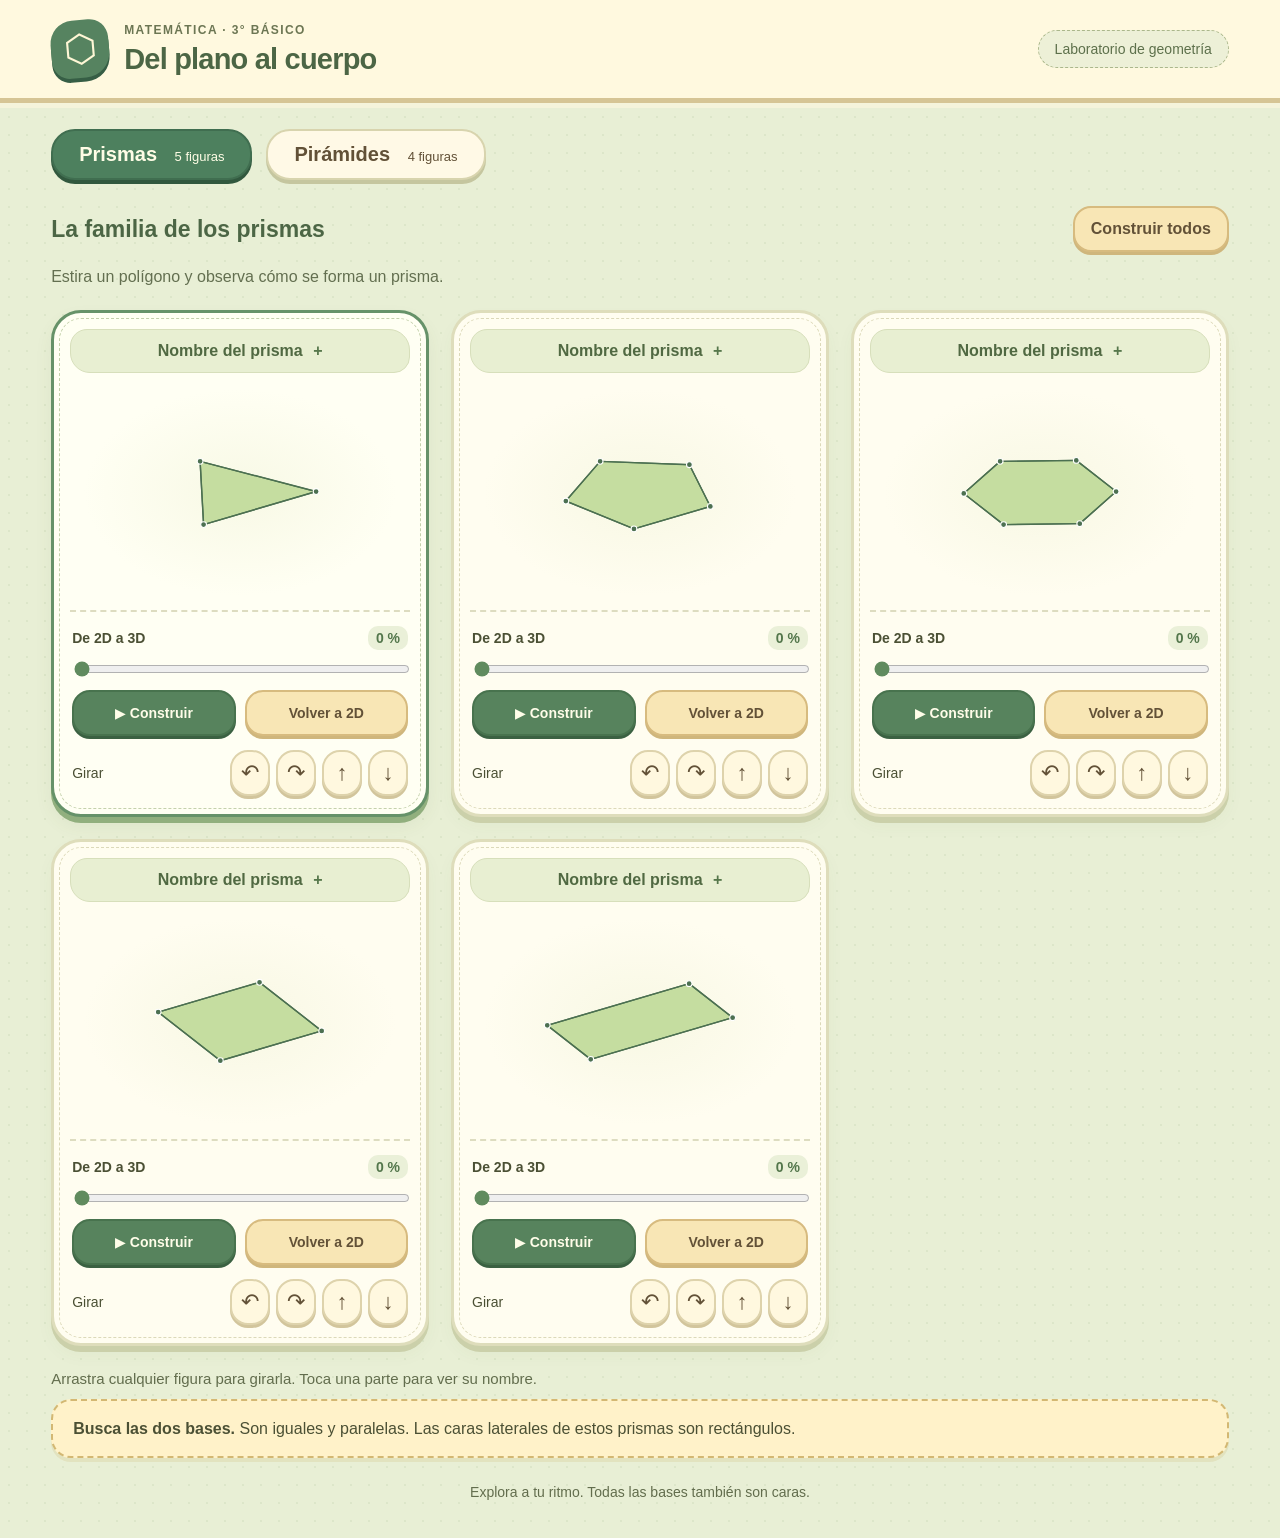
<file: geometria/index.html>
<!doctype html>
<html lang="es">
<head>
<meta charset="utf-8"><meta name="viewport" content="width=device-width,initial-scale=1">
<title>Del plano al cuerpo · Geometría 3° básico</title>
<meta name="description" content="Construye y explora prismas y pirámides. Un recurso interactivo para tercero básico.">
<link rel="icon" href="data:image/svg+xml,%3Csvg xmlns='http://www.w3.org/2000/svg' viewBox='0 0 32 32'%3E%3Cpath fill='%2357835d' d='M16 2 30 10v14L16 31 2 24V10z'/%3E%3Cpath fill='none' stroke='white' stroke-width='2' d='m2 10 14 8 14-8M16 18v13M16 2v16'/%3E%3C/svg%3E">
<link rel="stylesheet" href="style.css"><script src="app.js" defer></script>
</head>
<body>
<header><div class="brand-icon" aria-hidden="true">⬡</div><div><p class="eyebrow">MATEMÁTICA · 3° BÁSICO</p><h1>Del plano al cuerpo</h1></div><span class="teacher">Laboratorio de geometría</span></header>
<main>
<nav aria-label="Familia de cuerpos"><button class="category active" data-category="prisma" aria-pressed="true">Prismas <span>5 figuras</span></button><button class="category" data-category="piramide" aria-pressed="false">Pirámides <span>4 figuras</span></button></nav>
<div class="workspace"><section class="sheet" aria-labelledby="family-title"><div class="section-heading"><div><h2 id="family-title">La familia de los prismas</h2></div><button id="all-animate" class="secondary">Construir todos</button></div><p id="family-description" class="intro"></p><div id="gallery" class="gallery"></div><p class="gallery-help">Arrastra cualquier figura para girarla. Toca una parte para ver su nombre.</p><div class="family-note" id="family-note"></div></section>
</div>
<footer>Explora a tu ritmo. Todas las bases también son caras.</footer>
</main>
</body></html>
</file>
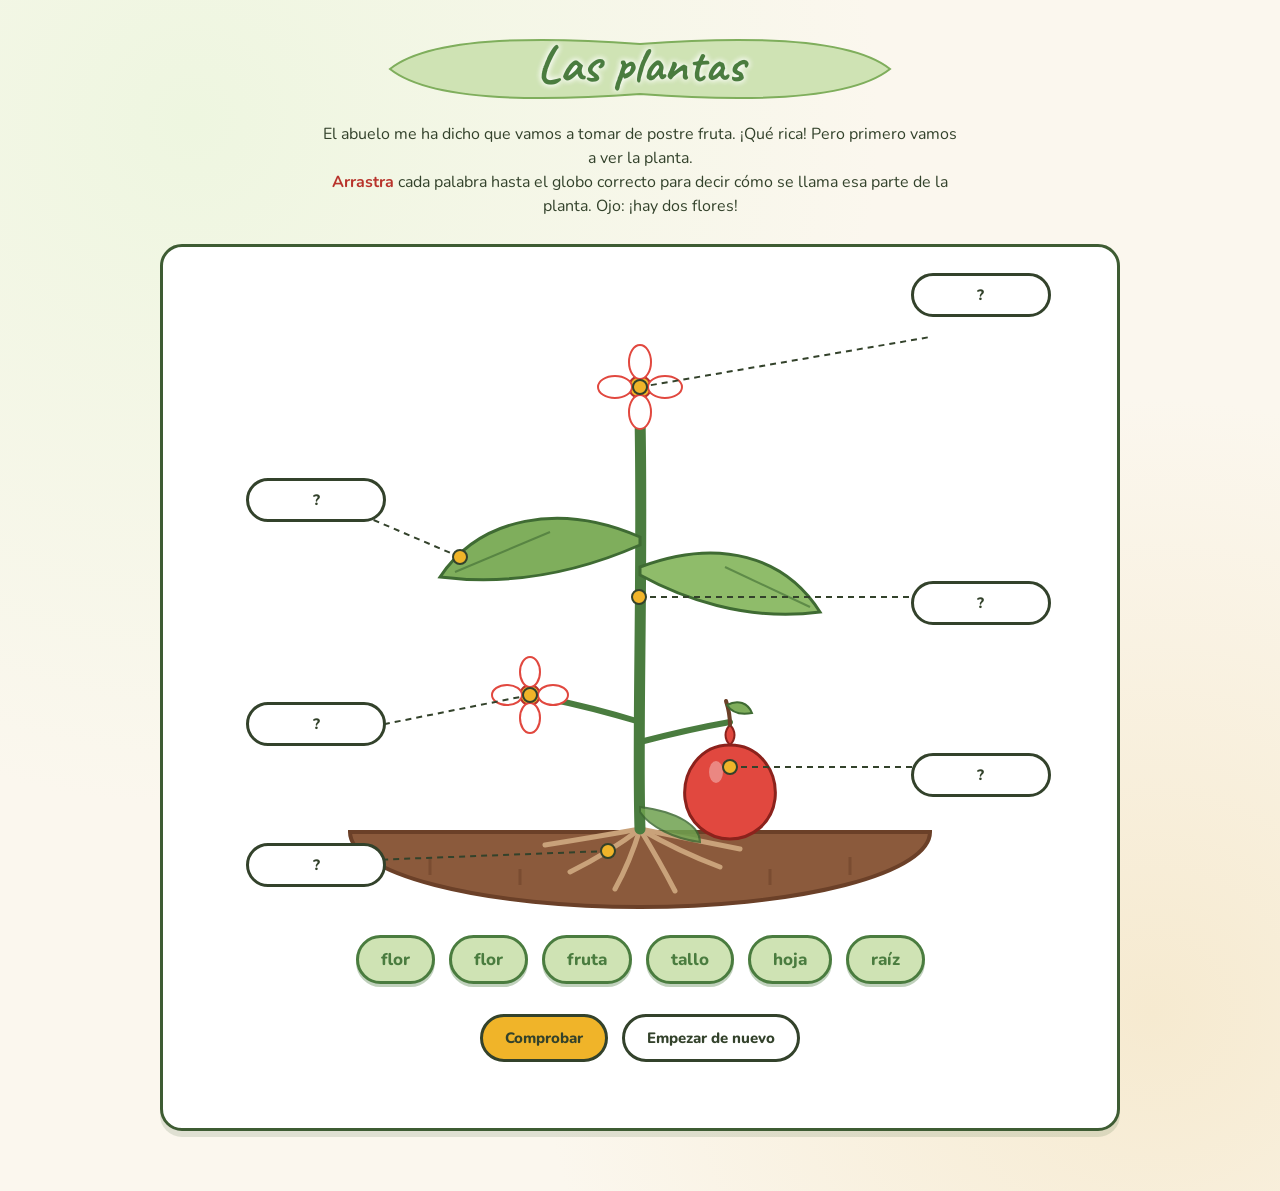
<file: partesplantas.html>
<!DOCTYPE html>
<html lang="es">
<head>
<meta charset="UTF-8">
<title>Las plantas – ¿Cómo se llama cada parte?</title>
<meta name="viewport" content="width=device-width, initial-scale=1.0">
<link rel="preconnect" href="https://fonts.googleapis.com">
<link href="https://fonts.googleapis.com/css2?family=Caveat:wght@600;700&family=Nunito:wght@500;700;800&display=swap" rel="stylesheet">
<style>
  :root{
    --cream:#FBF7EE;
    --leaf-dark:#4A7C3F;
    --leaf-mid:#7FAE5C;
    --leaf-light:#CFE3B4;
    --berry:#E1483F;
    --berry-dark:#B8332B;
    --soil:#8B5A3C;
    --soil-dark:#6B4028;
    --ink:#33422B;
    --gold:#F0B429;
    --card-border:#3E5C33;
  }
  *{box-sizing:border-box;}
  body{
    margin:0;
    min-height:100vh;
    background:
      radial-gradient(circle at 15% 10%, #eef6e0 0%, transparent 45%),
      radial-gradient(circle at 90% 85%, #f6ead0 0%, transparent 40%),
      var(--cream);
    font-family:'Nunito', sans-serif;
    color:var(--ink);
    padding:24px 16px 60px;
  }
  .wrap{max-width:960px;margin:0 auto;}

  .banner{position:relative; text-align:center; margin-bottom:6px;}
  .banner svg{width:100%;max-width:520px;height:auto;display:block;margin:0 auto;}
  .banner h1{
    font-family:'Caveat', cursive;
    font-size:52px;
    color:var(--leaf-dark);
    position:absolute;
    top:50%;left:50%;
    transform:translate(-50%,-58%);
    margin:0;
    text-shadow:0 0 6px #fff, 0 0 6px #fff;
  }

  .prompt{text-align:center; max-width:640px; margin:8px auto 26px; line-height:1.5; font-size:16px;}
  .prompt strong{color:var(--berry-dark);}

  .board{
    position:relative;
    background:#fff;
    border:3px solid var(--card-border);
    border-radius:22px;
    padding:20px;
    box-shadow:0 6px 0 rgba(62,92,51,0.15);
  }

  .plant-area{
    position:relative;
    width:100%;
    max-width:820px;
    margin:0 auto;
    aspect-ratio: 820 / 640;
  }
  .plant-area svg#sceneSvg{width:100%;height:100%;display:block;overflow:visible;}

  .slot{
    position:absolute;
    width:140px;
    min-height:44px;
    background:#fff;
    border:3px solid var(--ink);
    border-radius:999px;
    display:flex;
    align-items:center;
    justify-content:center;
    padding:4px 10px;
    font-weight:800;
    font-size:15px;
    text-align:center;
    transition:transform .15s ease, box-shadow .15s ease, background .2s ease, border-color .2s ease;
  }
  .slot.dragover{ box-shadow:0 0 0 4px rgba(240,180,41,0.45); transform:scale(1.04); }
  .slot.correct{ background:#E9F6E4; border-color:var(--leaf-dark); color:var(--leaf-dark); }
  .slot.wrong{
    background:#FDECEA; border-color:var(--berry-dark); color:var(--berry-dark);
    animation:shake .35s ease;
  }
  @keyframes shake{
    0%,100%{transform:translateX(0);}
    25%{transform:translateX(-6px);}
    75%{transform:translateX(6px);}
  }

  .chip{ cursor:grab; padding:2px 4px; border-radius:999px; font-family:'Nunito', sans-serif; }
  .chip:active{cursor:grabbing;}
  .chip.placed{width:100%;}

  .dot{fill:var(--gold); stroke:var(--ink); stroke-width:2;}

  .tray{ margin-top:28px; display:flex; flex-wrap:wrap; gap:14px; justify-content:center; }
  .tray .chip{
    background:var(--leaf-light);
    border:3px solid var(--leaf-dark);
    color:var(--leaf-dark);
    font-size:17px;
    font-weight:800;
    padding:10px 22px;
    border-radius:999px;
    box-shadow:0 3px 0 rgba(74,124,63,0.35);
    user-select:none;
  }
  .tray .chip.used{ opacity:0.35; pointer-events:none; }

  .controls{ display:flex; justify-content:center; gap:14px; margin-top:30px; flex-wrap:wrap; }
  button{
    font-family:'Nunito', sans-serif;
    font-weight:800;
    font-size:15px;
    padding:11px 22px;
    border-radius:999px;
    border:3px solid var(--ink);
    cursor:pointer;
    background:var(--gold);
    color:var(--ink);
    transition:transform .15s ease;
  }
  button:hover{transform:translateY(-2px);}
  button.secondary{ background:#fff; }

  .feedback{ text-align:center; min-height:30px; margin-top:16px; font-size:18px; font-weight:800; }
  .feedback.win{color:var(--leaf-dark); font-family:'Caveat', cursive; font-size:30px;}

  @media (max-width:700px){
    .slot{width:112px; font-size:12px; min-height:36px;}
    .tray .chip{font-size:14px; padding:8px 16px;}
  }
</style>
</head>
<body>
<div class="wrap">

  <div class="banner">
    <svg viewBox="0 0 520 90" xmlns="http://www.w3.org/2000/svg">
      <path d="M10,45 Q60,5 260,20 Q460,5 510,45 Q460,85 260,70 Q60,85 10,45 Z" fill="#CFE3B4" stroke="#7FAE5C" stroke-width="2"/>
    </svg>
    <h1>Las plantas</h1>
  </div>

  <p class="prompt">
    El abuelo me ha dicho que vamos a tomar de postre fruta. ¡Qué rica! Pero primero vamos a ver la planta.<br>
    <strong>Arrastra</strong> cada palabra hasta el globo correcto para decir cómo se llama esa parte de la planta. Ojo: ¡hay dos flores!
  </p>

  <div class="board">
    <div class="plant-area" id="plantArea">
      <svg id="sceneSvg" viewBox="0 0 820 640" xmlns="http://www.w3.org/2000/svg">
        <!-- soil -->
        <path d="M120,565 A290,75 0 0 0 700,565 Z" fill="#8B5A3C" stroke="#6B4028" stroke-width="4"/>
        <line x1="200" y1="590" x2="200" y2="608" stroke="#6B4028" stroke-width="3" opacity="0.5"/>
        <line x1="290" y1="602" x2="290" y2="618" stroke="#6B4028" stroke-width="3" opacity="0.5"/>
        <line x1="540" y1="602" x2="540" y2="618" stroke="#6B4028" stroke-width="3" opacity="0.5"/>
        <line x1="620" y1="590" x2="620" y2="608" stroke="#6B4028" stroke-width="3" opacity="0.5"/>

        <!-- roots (clearly below soil line, own visual zone) -->
        <g stroke="#C9A27A" stroke-width="5" fill="none" stroke-linecap="round">
          <path d="M410,562 Q380,585 340,605"/>
          <path d="M410,562 Q400,595 385,622"/>
          <path d="M410,562 Q430,595 445,624"/>
          <path d="M410,562 Q450,585 490,600"/>
          <path d="M410,562 Q365,570 315,578"/>
          <path d="M410,562 Q460,572 510,582"/>
        </g>

        <!-- stem: single clean line, top to soil -->
        <path d="M410,562 C407,470 413,300 410,150" stroke="#4A7C3F" stroke-width="11" fill="none" stroke-linecap="round"/>

        <!-- upper leaf cluster around y=230-300, clearly separate from stem tip and flower -->
        <g>
          <path d="M410,270 C330,235 250,250 210,310 C290,320 360,300 410,278 Z" fill="#7FAE5C" stroke="#3F6B33" stroke-width="3"/>
          <path d="M320,265 L225,305" stroke="#3F6B33" stroke-width="2" opacity="0.6"/>
          <path d="M410,300 C490,270 555,290 590,345 C515,355 450,330 410,308 Z" fill="#8FBC6A" stroke="#3F6B33" stroke-width="3"/>
          <path d="M495,300 L580,340" stroke="#3F6B33" stroke-width="2" opacity="0.6"/>
        </g>

        <!-- FLOWER 1: top of stem, clearly attached at the tip -->
        <g id="flower1">
          <circle cx="410" cy="120" r="11" fill="#F0B429" stroke="#B8332B" stroke-width="2"/>
          <g fill="#FFFFFF" stroke="#E1483F" stroke-width="2">
            <ellipse cx="410" cy="95" rx="11" ry="17"/>
            <ellipse cx="410" cy="145" rx="11" ry="17"/>
            <ellipse cx="385" cy="120" rx="17" ry="11"/>
            <ellipse cx="435" cy="120" rx="17" ry="11"/>
          </g>
        </g>

        <!-- branch to FLOWER 2, lower-left, own pedicel so it's clearly attached -->
        <path d="M410,455 Q360,440 320,432" stroke="#4A7C3F" stroke-width="6" fill="none" stroke-linecap="round"/>
        <g id="flower2">
          <circle cx="300" cy="428" r="10" fill="#F0B429" stroke="#B8332B" stroke-width="2"/>
          <g fill="#FFFFFF" stroke="#E1483F" stroke-width="2">
            <ellipse cx="300" cy="405" rx="10" ry="15"/>
            <ellipse cx="300" cy="451" rx="10" ry="15"/>
            <ellipse cx="277" cy="428" rx="15" ry="10"/>
            <ellipse cx="323" cy="428" rx="15" ry="10"/>
          </g>
        </g>

        <!-- branch to FRUIT (clear apple), lower-right -->
        <path d="M410,475 Q460,462 500,455" stroke="#4A7C3F" stroke-width="6" fill="none" stroke-linecap="round"/>
        <g id="appleGroup">
          <path d="M500,478 C470,478 452,505 455,532 C458,556 478,572 500,572 C522,572 542,556 545,532 C548,505 530,478 500,478 Z"
                fill="#E1483F" stroke="#8B221C" stroke-width="3"/>
          <path d="M500,478 C494,472 494,464 500,458 C506,464 506,472 500,478 Z" fill="#E1483F" stroke="#8B221C" stroke-width="2"/>
          <path d="M500,458 C500,448 498,440 496,434" stroke="#6B4028" stroke-width="4" fill="none" stroke-linecap="round"/>
          <path d="M497,438 C508,432 518,436 522,446 C511,448 502,446 497,438 Z" fill="#7FAE5C" stroke="#3F6B33" stroke-width="2"/>
          <ellipse cx="486" cy="505" rx="7" ry="11" fill="#FFFFFF" opacity="0.35"/>
        </g>

        <!-- lower leaves small accent near soil (purely decorative, not tied to any dot) -->
        <path d="M410,540 C450,545 470,560 470,575 C445,572 420,560 410,545 Z" fill="#6FA24F" stroke="#3F6B33" stroke-width="2" opacity="0.85"/>

        <!-- connection dots + dashed lines to slots -->
        <g stroke="#33422B" stroke-width="2" stroke-dasharray="6,5" fill="none">
          <line x1="410" y1="120" x2="700" y2="70"/>
          <line x1="230" y1="290" x2="90" y2="230"/>
          <line x1="409" y1="330" x2="700" y2="330"/>
          <line x1="300" y1="428" x2="90" y2="470"/>
          <line x1="500" y1="500" x2="700" y2="500"/>
          <line x1="378" y1="584" x2="90" y2="595"/>
        </g>
        <circle class="dot" cx="410" cy="120" r="7"/>
        <circle class="dot" cx="230" cy="290" r="7"/>
        <circle class="dot" cx="409" cy="330" r="7"/>
        <circle class="dot" cx="300" cy="428" r="7"/>
        <circle class="dot" cx="500" cy="500" r="7"/>
        <circle class="dot" cx="378" cy="584" r="7"/>
      </svg>

      <!-- HTML slots positioned over the svg (6 total: 2 flor, 1 fruta, 1 hoja, 1 tallo, 1 raiz) -->
      <div class="slot" data-answer="flor" style="top:1%; left:83%;">?</div>
      <div class="slot" data-answer="hoja" style="top:33%; left:2%;">?</div>
      <div class="slot" data-answer="tallo" style="top:49%; left:83%;">?</div>
      <div class="slot" data-answer="flor" style="top:68%; left:2%;">?</div>
      <div class="slot" data-answer="fruta" style="top:76%; left:83%;">?</div>
      <div class="slot" data-answer="raiz" style="top:90%; left:2%;">?</div>
    </div>

    <div class="tray" id="tray">
      <div class="chip" draggable="true" data-word="flor">flor</div>
      <div class="chip" draggable="true" data-word="flor">flor</div>
      <div class="chip" draggable="true" data-word="fruta">fruta</div>
      <div class="chip" draggable="true" data-word="tallo">tallo</div>
      <div class="chip" draggable="true" data-word="hoja">hoja</div>
      <div class="chip" draggable="true" data-word="raiz">raíz</div>
    </div>

    <div class="controls">
      <button id="checkBtn">Comprobar</button>
      <button id="resetBtn" class="secondary">Empezar de nuevo</button>
    </div>

    <div class="feedback" id="feedback"></div>
  </div>
</div>

<script>
  const labels = {flor:'flor', fruta:'fruta', raiz:'raíz', tallo:'tallo', hoja:'hoja'};

  // give every tray chip a unique id so duplicate words (flor, flor) work independently
  document.querySelectorAll('.tray .chip').forEach((chip, i)=>{
    chip.dataset.id = 'chip'+i;
    chip.addEventListener('dragstart', e=>{
      e.dataTransfer.setData('text/plain', JSON.stringify({word:chip.dataset.word, id:chip.dataset.id}));
      setTimeout(()=>chip.style.opacity='0.4',0);
    });
    chip.addEventListener('dragend', ()=>{ chip.style.opacity='1'; });
  });

  function trayChipById(id){
    return document.querySelector('.tray .chip[data-id="'+id+'"]');
  }

  document.querySelectorAll('.slot').forEach(slot=>{
    slot.addEventListener('dragover', e=>{ e.preventDefault(); slot.classList.add('dragover'); });
    slot.addEventListener('dragleave', ()=> slot.classList.remove('dragover'));
    slot.addEventListener('drop', e=>{
      e.preventDefault();
      slot.classList.remove('dragover');
      let data;
      try{ data = JSON.parse(e.dataTransfer.getData('text/plain')); }catch(err){ return; }
      if(!data || !data.word) return;

      // if slot already had a chip, return that source chip to the tray
      const existing = slot.querySelector('.chip');
      if(existing && existing.dataset.sourceId){
        const back = trayChipById(existing.dataset.sourceId);
        if(back) back.classList.remove('used');
        existing.remove();
      }

      const traySource = trayChipById(data.id);
      if(traySource) traySource.classList.add('used');

      slot.textContent = '';
      slot.classList.remove('correct','wrong');
      const placedChip = document.createElement('div');
      placedChip.className = 'chip placed';
      placedChip.textContent = labels[data.word];
      placedChip.dataset.word = data.word;
      placedChip.dataset.sourceId = data.id;
      placedChip.draggable = true;
      placedChip.style.background = 'transparent';
      placedChip.style.color = 'var(--ink)';
      placedChip.addEventListener('dragstart', ev=>{
        ev.dataTransfer.setData('text/plain', JSON.stringify({word:data.word, id:data.id}));
        setTimeout(()=>{
          placedChip.remove();
          const back = trayChipById(data.id);
          if(back) back.classList.remove('used');
          slot.textContent='?';
        },0);
      });
      slot.appendChild(placedChip);
    });
  });

  document.getElementById('checkBtn').addEventListener('click', ()=>{
    const slots = document.querySelectorAll('.slot');
    let allCorrect = true;
    let filled = 0;
    slots.forEach(slot=>{
      const chip = slot.querySelector('.chip');
      slot.classList.remove('correct','wrong');
      if(!chip){ allCorrect = false; return; }
      filled++;
      if(chip.dataset.word === slot.dataset.answer){
        slot.classList.add('correct');
      } else {
        slot.classList.add('wrong');
        allCorrect = false;
      }
    });
    const feedback = document.getElementById('feedback');
    feedback.classList.remove('win');
    if(filled < slots.length){
      feedback.textContent = 'Coloca una palabra en cada globo antes de comprobar 🌱';
    } else if(allCorrect){
      feedback.textContent = '¡Muy bien! Has aprendido las partes de la planta 🍎🌿';
      feedback.classList.add('win');
    } else {
      feedback.textContent = 'Casi... revisa los globos en rojo e inténtalo de nuevo 🤔';
    }
  });

  document.getElementById('resetBtn').addEventListener('click', ()=>{
    document.querySelectorAll('.slot').forEach(slot=>{
      slot.innerHTML = '?';
      slot.classList.remove('correct','wrong');
    });
    document.querySelectorAll('.tray .chip').forEach(c=>c.classList.remove('used'));
    const feedback = document.getElementById('feedback');
    feedback.textContent = '';
    feedback.classList.remove('win');
  });
</script>
</body>
</html>
</file>
<file: geometria/style.css>
:root{font-family:"Arial Rounded MT Bold","Trebuchet MS","Segoe UI",sans-serif;color:#4b5034;background:#e8efd5;font-synthesis:none;--leaf:#427657;--ink:#4b5034;--line:#dcd9b9;--paper:#fffdf0}*{box-sizing:border-box}body{margin:0;background-image:radial-gradient(#92ad7a22 1.5px,transparent 1.5px);background-size:18px 18px}button,input{font:inherit}button{cursor:pointer;min-height:46px;border-radius:18px;border:2px solid #d7bb7f;font-weight:700;background:#f8e6b5;color:#625137;padding:10px 16px;box-shadow:0 3px 0 #cfb67c;transition:background .15s,transform .15s,box-shadow .15s}button:hover{background:#fff0ca;transform:translateY(-1px)}button:active{transform:translateY(2px);box-shadow:0 1px 0 #cfb67c}button:focus-visible,input:focus-visible,summary:focus-visible,[tabindex]:focus-visible{outline:3px solid #9c552d;outline-offset:4px}header{display:flex;align-items:center;gap:15px;padding:20px 4%;background:#fff9df;border-bottom:5px solid #d6c595;box-shadow:0 5px 0 #fff9df99}.brand-icon{background:#568360;color:#fff7d6;font-size:38px;width:58px;height:58px;display:grid;place-items:center;border-radius:23px 19px 25px 18px;box-shadow:0 4px 0 #365e45;transform:rotate(-5deg)}.eyebrow{font-size:12px;font-weight:800;letter-spacing:1.4px;margin:0 0 6px;color:#6c7653}h1{font-size:29px;letter-spacing:-.8px;margin:0;color:#4c6645}h2{font-size:23px;margin:0;color:#4c6645}.teacher{margin-left:auto;font-size:14px;color:#5d704b;background:#edf0d7;border:1px dashed #abb78b;padding:10px 16px;border-radius:20px}main{max-width:1500px;margin:auto;padding:26px 4% 12px}nav{display:flex;gap:14px;margin-bottom:26px}.category{padding:12px 26px;font-size:20px;border-radius:24px;background:#fff9e6;border-color:#d8d4ae;box-shadow:0 4px 0 #c5c69f}.category span{font-size:13px;display:inline-block;margin-left:12px;font-weight:500}.category.active{background:#4d805e;color:#fffde6;border-color:#406e50;box-shadow:0 4px 0 #31583e}.workspace{display:flex;flex-direction:column}.sheet{width:100%}.section-heading{display:flex;justify-content:space-between;gap:14px;align-items:center}.intro{color:#636f50;line-height:1.6;font-size:16px;margin:12px 0 20px}.gallery{display:grid;grid-template-columns:repeat(3,minmax(0,1fr));gap:22px;align-items:start}.figure-card{border:3px solid #deddbb;background:var(--paper);border-radius:30px;padding:16px;text-align:center;min-width:0;box-shadow:0 6px 0 #cbd0aa,0 9px 18px #50683c0a;outline:1px dashed #dcd9b9;outline-offset:-9px}.figure-card.selected{border-color:#669269;box-shadow:0 6px 0 #91af7e,0 9px 18px #50683c12;background:#fffff3;outline-color:#c4d1ac}.figure-name{text-align:center;min-height:46px}.figure-name summary{cursor:pointer;list-style:none;border-radius:17px 21px 16px 20px;padding:12px 6px;font-size:16px;font-weight:700;color:#506942;background:#e8efd2;border:1px solid #d7dfbb}.figure-name summary:hover{background:#dfeac4}.figure-name summary::-webkit-details-marker{display:none}.figure-name summary::after{content:' +';margin-left:6px;color:#56774b}.figure-name[open] summary::after{content:' −'}.figure-name strong{display:block;padding:13px 4px 2px;font-size:20px;color:#586b40}.figure-card svg{display:block;width:100%;height:225px;pointer-events:auto;touch-action:none;user-select:none;cursor:grab;margin:5px 0;background:radial-gradient(ellipse at center,#eff1d575,transparent 65%)}.figure-card svg:active{cursor:grabbing}.local-controls{border-top:2px dashed #dddcc0;padding:14px 2px 2px;text-align:left}.range-labels{display:flex;justify-content:space-between;font-size:14px;font-weight:700;align-items:center}.height-value{color:#53764b;background:#eaf0d8;padding:4px 8px;border-radius:10px}input[type=range]{width:100%;accent-color:#608b5e;height:34px;cursor:pointer}.action-row{display:flex;gap:9px;margin-bottom:4px}.action-row button{flex:1;padding:10px 5px;font-size:14px}.primary{background:#57835d;color:#fffde9;border-color:#48734e;box-shadow:0 3px 0 #3b6142}.primary:hover{background:#497650}.primary:active{box-shadow:0 1px 0 #3b6142}.rotate-row{display:flex;gap:6px;align-items:center;margin-top:14px}.rotate-row span{font-size:14px;margin-right:auto}.rotate-row button{font-size:22px;padding:3px 9px;min-width:40px;background:#fff8df;border-color:#ded3ac;box-shadow:0 3px 0 #d2c59c}.gallery-help{font-size:15px;color:#626d4d;margin:24px 0 12px}.family-note{margin-top:12px;border:2px dashed #d3b873;background:#fff2c9;padding:15px 20px;line-height:1.6;font-size:16px;border-radius:20px;box-shadow:0 4px 0 #d6c89455}footer{font-size:14px;color:#626d4d;padding:26px 0;text-align:center}.component{cursor:pointer}.component:hover{filter:brightness(1.08)}@media(max-width:1050px){.gallery{gap:14px}.figure-card{padding:12px}.rotate-row{gap:4px}.rotate-row button{min-width:36px;padding:3px 7px}.figure-card svg{height:210px}.teacher{display:none}}@media(max-width:760px){.gallery{grid-template-columns:repeat(2,minmax(0,1fr))}h1{font-size:24px}h2{font-size:21px}.category{padding:12px 20px}.category span{display:none}}@media(max-width:550px){header{padding:18px 5%;gap:12px}.brand-icon{width:48px;height:48px;font-size:32px;flex-shrink:0}h1{font-size:22px}.eyebrow{font-size:11px}main{padding:24px 5% 10px}.gallery{grid-template-columns:1fr;gap:22px}.figure-card{padding:16px}.figure-card svg{height:240px}.figure-name summary{font-size:18px}.action-row button{font-size:16px}.section-heading{align-items:start}.section-heading .secondary{padding:10px;font-size:14px}.family-note{font-size:15px}}@media(prefers-reduced-motion:reduce){*{transition:none!important}}
</file>
